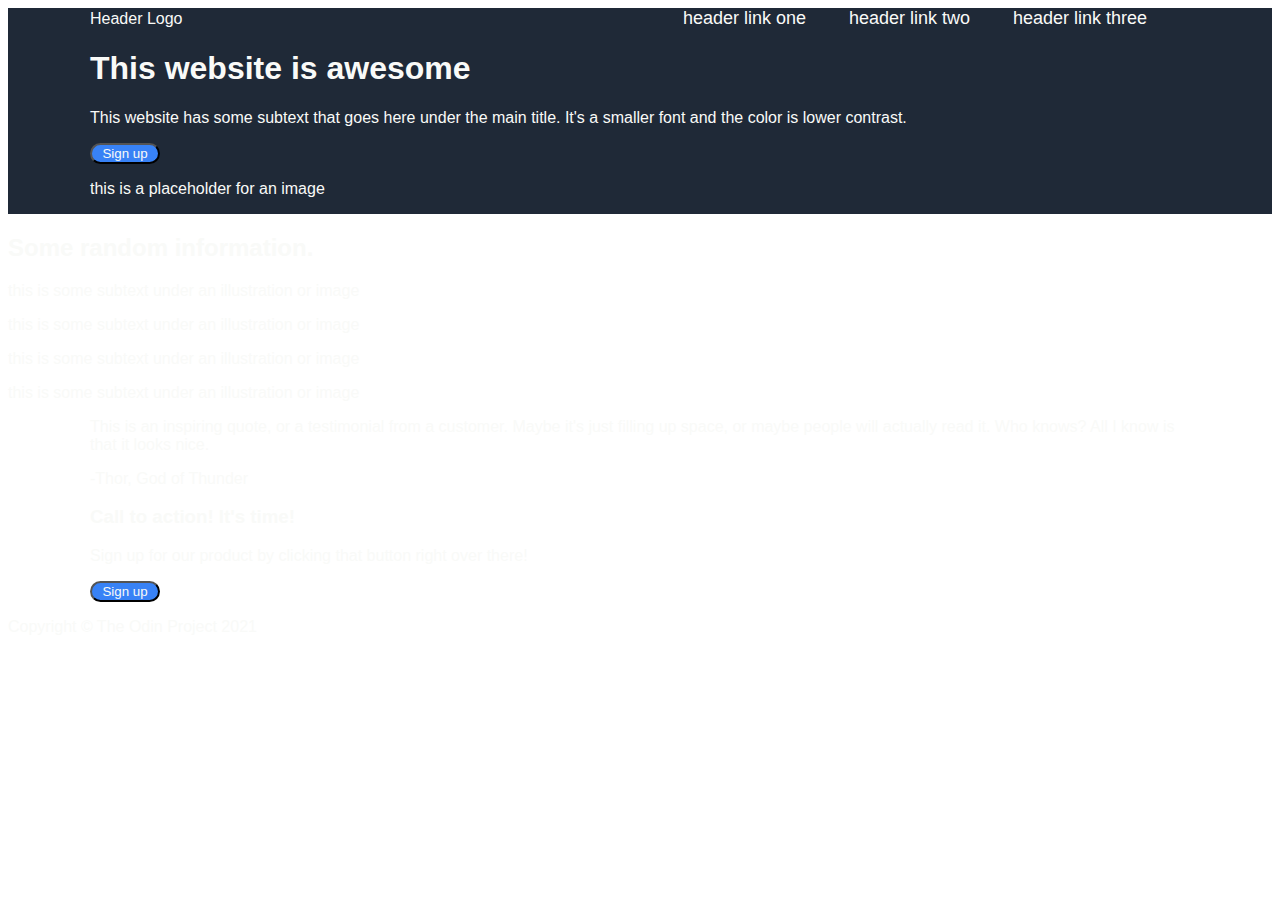
<file: index.html>
<!DOCTYPE html>
<html lang="en">
    <head>
        <meta charset="UTF-8">
        <meta name="viewport" content="width=device-width, initial-scale=1.0">
        <title>Landing Page from Scratch</title>
        <link rel="stylesheet" href="styles.css">
        </head>
    <body>

      <div class="top-container"> 
        
         <header>
       
        <div class="content header-container">
          
          <div class="logo">Header Logo</div>
          <nav class="links">
            <a href="#">header link one</a>
            <a href="#">header link two</a>
            <a href="#">header link three</a>
          </nav>
        </div>
      </header>
        
      
          <main>
       
        <div class="content hero">
          
          <div class="hero-text">
            <h1>This website is awesome</h1>
            <p>
              This website has some subtext that goes here under the main title.
              It's a smaller font and the color is lower contrast.
            </p>
         
            <button class="btn-primary">Sign up</button>
          </div>
          <div class="hero-image">
            <p>this is a placeholder for an image</p>
          </div>
        </div>
    </main>
        </div>
 <section class="info-section">
      <h2>Some random information.</h2>

      <div class="info-boxes">
        <div class="info-item">
          <div class="info-square"></div>
          <p>this is some subtext under an illustration or image</p>
        </div>
        <div class="info-item">
          <div class="info-square"></div>
          <p>this is some subtext under an illustration or image</p>
        </div>
        <div class="info-item">
          <div class="info-square"></div>
          <p>this is some subtext under an illustration or image</p>
        </div>
        <div class="info-item">
          <div class="info-square"></div>
          <p>this is some subtext under an illustration or image</p>
        </div>
      </div>
    </section>
    <section class="quote-section">
      <div class="content quote-content">
        <p class="quote-text">
          This is an inspiring quote, or a testimonial from a customer. Maybe
          it's just filling up space, or maybe people will actually read it. Who
          knows? All I know is that it looks nice.
        </p>
        <p class="quote-author">-Thor, God of Thunder</p>
      </div>
    </section>
    <section class="cta-section">
      <div class="content cta-box">
        <div class="cta-text">
          <h3>Call to action! It's time!</h3>
          <p>Sign up for our product by clicking that button right over there!</p>
        </div>
        
        <button class="btn-outline">Sign up</button>
      </div>
    </section>
    <footer class="footer">
      <p>Copyright © The Odin Project 2021</p>
    </footer>
  </body>
</html>
</file>
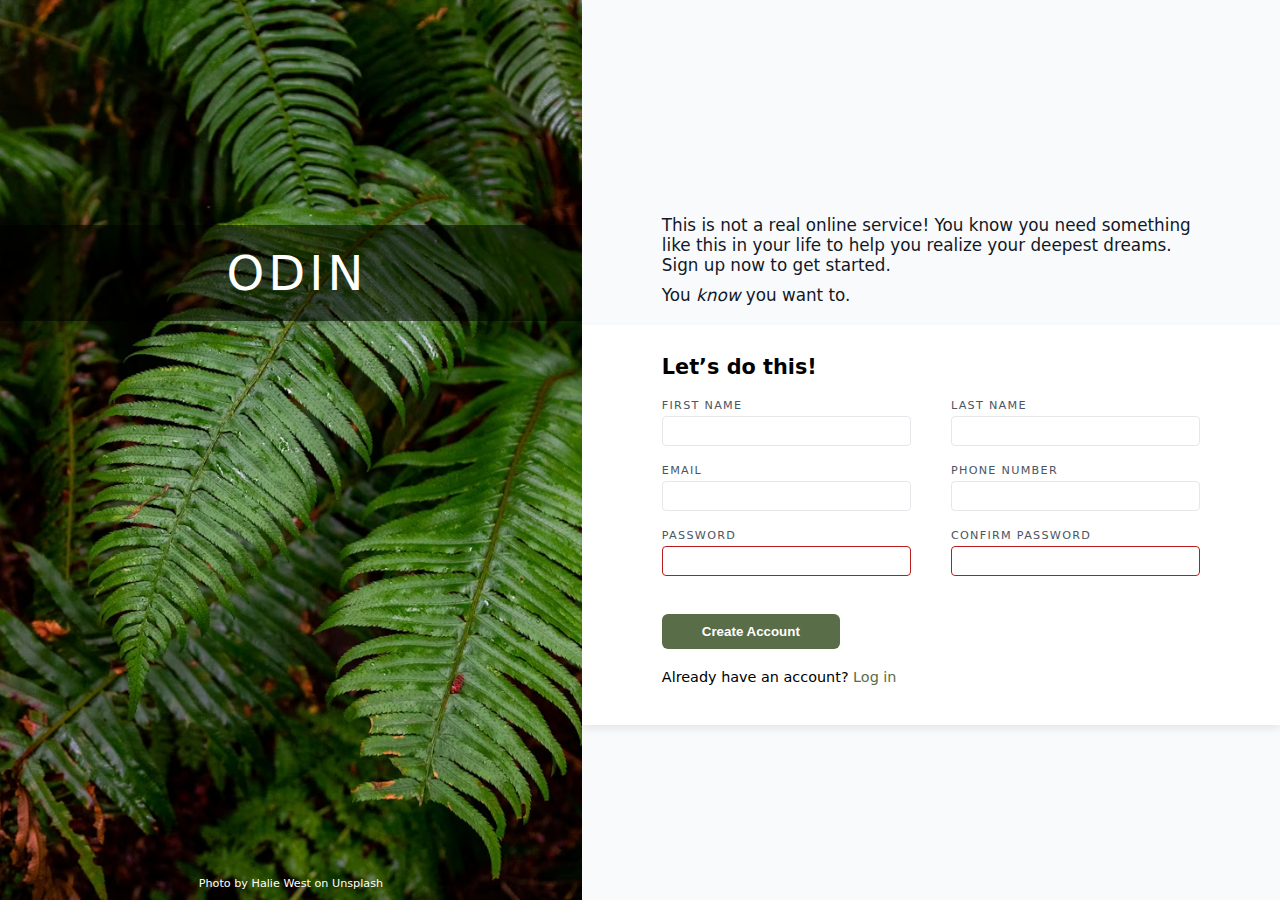
<file: login page/index.html>
<!DOCTYPE html>
<html lang="en">
<head>
  <meta charset="UTF-8">
  <title>Odin Sign Up Form</title>
  <link rel="stylesheet" href="styles.css">
</head>
<body>
  <div class="page">

    <div class="left-panel">
      <div class="logo-strip">
       
        <div class="logo-icon"></div>
        <span class="logo-text">ODIN</span>
      </div>
      <p class="photo-credit">
        Photo by Halie West on Unsplash
      </p>
    </div>

    <div class="right-panel">
      <div class="intro-text">
        <p>
          This is not a real online service! You know you need something like this in your life to help you realize your deepest dreams.
          Sign up now to get started.
        </p>
        <p>
          You <span class="italic">know</span> you want to.
        </p>
      </div>

      <form class="signup-form" novalidate>
        <h2>Let’s do this!</h2>

        <div class="form-row">
          <label for="first-name">FIRST NAME
            <input id="first-name" type="text" name="first-name" required>
          </label>
          <label for="last-name">LAST NAME
            <input id="last-name" type="text" name="last-name" required>
          </label>
        </div>

        <div class="form-row">
          <label for="email">EMAIL
            <input id="email" type="email" name="email" required>
          </label>
          <label for="phone">PHONE NUMBER
            <input id="phone" type="tel" name="phone">
          </label>
        </div>

        <div class="form-row">
          <label for="password">PASSWORD
            <input id="password" class="password" type="password" name="password" required minlength="6">
          </label>
          <label for="confirm-password">CONFIRM PASSWORD
            <input id="confirm-password" class="password" type="password" name="confirm-password" required minlength="6">
          </label>
        </div>

        <button type="submit" class="primary-btn">Create Account</button>

        <p class="login-text">
          Already have an account? <a href="#">Log in</a>
        </p>
      </form>
    </div>

  </div>
</body>
</html>
</file>
<file: styles.css>
*{
    font-family: 'Roboto', sans-serif;
    color: #F9FAF8;
}
/*NOTE TO SELF: Alignment issues are almost always solved by shared containers, not flex tricks.*/
.top-container{
    display:flex;
    flex-direction:column;
    background-color: #1F2937;
}
.header-container{
    display:flex;
    justify-content: space-between;
    flex-direction: row;    
    align-items: center;
}
.links{
    display:flex;
    width: 50%;
    justify-content: space-evenly;
    align-items: center;
}
.Logo{
    display: flex;
    width: 50%;
    justify-content: center;
}

.main-container{
    display:flex;
    width:60%;
    border: solid 10px #111827;
    flex-direction: column;
   
   
}
.divider {
  display: flex;
  align-items: center;
  gap: 60px;
  padding: 60px 0;
}

.main-text{
    display: flex;
    justify-content: center;
    flex-direction: column;
    border: solid 10px #111827;
   
}
.content {
  max-width: 1100px;  /* SAME width for header & main */
  margin: 0 auto;     /* centers both */
  padding: 0 20px;    /* edge breathing room */
}

.main-text h1,
.main-text p {
  margin: 5px;
}





.image-container{
  width: 1550px;
  height:200px;
    border: solid 10px #111827;
    justify-content: center;
    display: flex;
    align-items: center;
    background-color: gray;
    
}




.header-container p{
 font-size: 24px;
}
.header-container a{
    font-size: 18px;
    text-decoration: none;
}
.main-container h1{
    font-size:48px;
    font-weight: 900;
    
}
.main-container p{
    font-size:20px;
    font-weight:400;
    
    
}
button{
    background-color:#3882F6;
    border-radius: 999px;
    cursor: pointer;
    padding: auto 20px 20px;
    width: 70px;;
}
</file>
<file: login page/styles.css>
*,
*::before,
*::after {
  box-sizing: border-box;
  margin: 0;
  padding: 0;
}

body {
  font-family: system-ui, -apple-system, BlinkMacSystemFont, "Segoe UI",
               sans-serif;
  background-color: #f9fafb;
}


.page {
  display: flex;
  min-height: 100vh;
}



.left-panel {
  flex: 1;
  position: relative;
  background-image: url("background_image.avif");
  background-size: cover;
  background-position: center;
  color: white;
}

.logo-strip {
  position: absolute;
  top: 25%;
  width: 100%;
  padding: 20px 0;
  background-color: rgba(0, 0, 0, 0.55); /* semi-transparent strip,  also i used rgba function here */
  display: flex;
  justify-content: center;
  align-items: center;
  gap: 12px;
}

.logo-icon {
  font-size: 3rem;
}

.logo-text {
  font-size: 3rem;
  letter-spacing: 0.25rem;
}

.photo-credit {
  position: absolute;
  bottom: 10px;
  width: 100%;
  text-align: center;
  font-size: 0.7rem;
}

/* Right panel */

.right-panel {
  flex: 1.2;
  display: flex;
  flex-direction: column;
  justify-content: center;
  background-color: #f9fafb;
}

.intro-text {
  padding: 40px 80px 20px;
  font-size: 1.05rem;
  color: #111827;
}

.intro-text p + p {
  margin-top: 10px;
}

.italic {
  font-style: italic;
}

/* Form */

.signup-form {
  background-color: #ffffff;
  padding: 30px 80px 40px;
  box-shadow: 0 4px 8px rgba(0, 0, 0, 0.08);
}

.signup-form h2 {
  margin-bottom: 20px;
  font-size: 1.3rem;
}

.form-row {
  display: flex;
  gap: 40px;
  margin-bottom: 18px;
}

label {
  flex: 1;
  display: flex;
  flex-direction: column;
  font-size: 0.7rem;
  letter-spacing: 0.08rem;
  color: #4b5563;
}

/* Inputs: default, focus, invalid */

input {
  margin-top: 4px;
  padding: 6px 8px;
  border-radius: 4px;
  border: 1px solid #E5E7EB; /* light default border */
  font-size: 0.9rem;
}

/* Blue border and subtle shadow on focus */
input:focus {
  outline: none;
  border-color: #2563eb;
  box-shadow: 0 0 4px rgba(37, 99, 235, 0.5);
}

/* Red border on invalid passwords */
input.password:invalid {
  border-color: #b91c1c;
}

/* Button and login text */

.primary-btn {
  margin-top: 20px;
  padding: 10px 40px;
  border-radius: 6px;
  border: none;
  background-color: #596D48; /* specified button color */
  color: #ffffff;
  font-weight: 600;
  cursor: pointer;
}

.primary-btn:hover {
  filter: brightness(1.05);
}

.login-text {
  margin-top: 20px;
  font-size: 0.9rem;
}

.login-text a {
  color: #596D48;
  text-decoration: none;
}

.login-text a:hover {
  text-decoration: underline;
}
</file>
